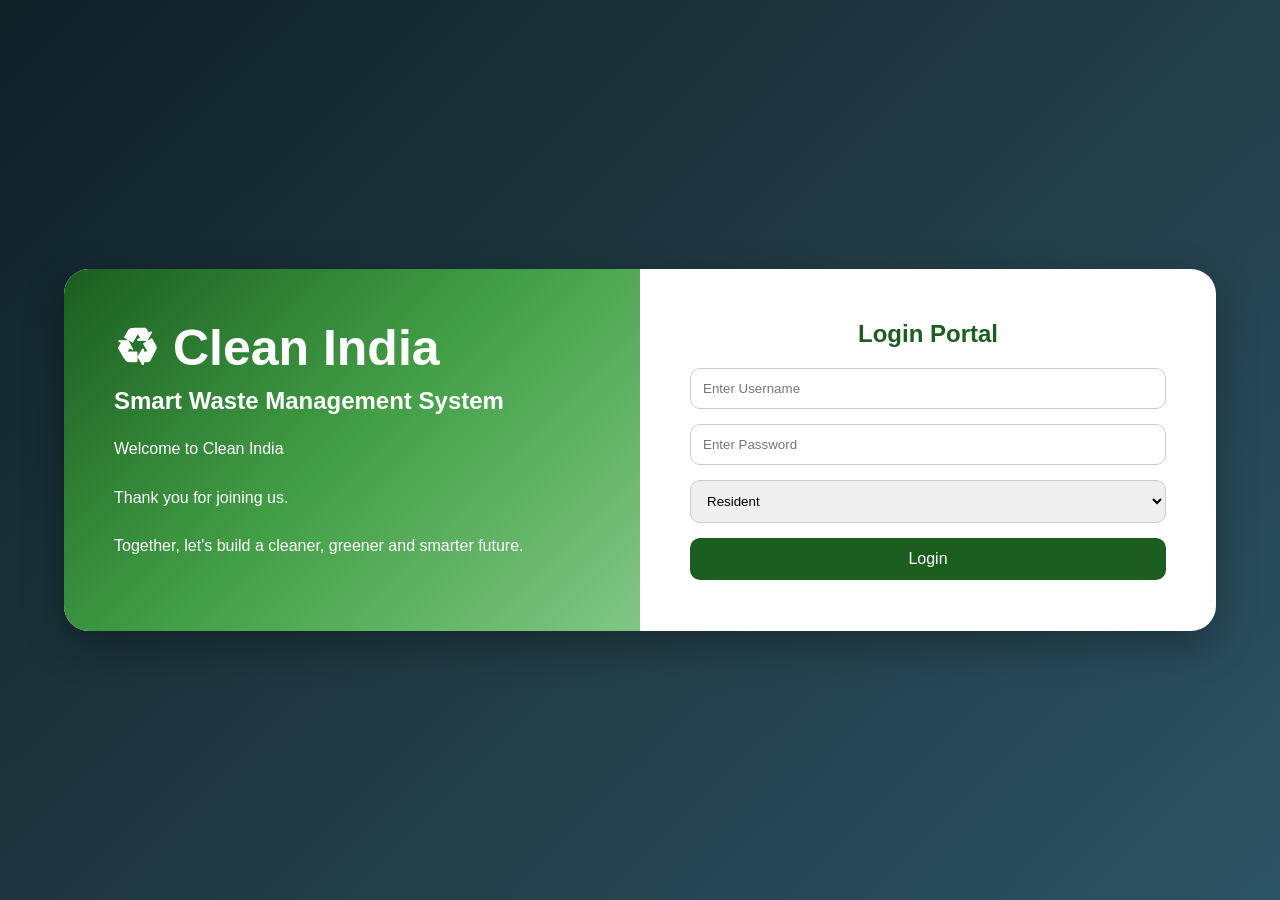
<file: login.html>
<!DOCTYPE html>
<html lang="en">

<head>
<meta charset="UTF-8">
<meta name="viewport" content="width=device-width, initial-scale=1.0">
<title>Clean India Login</title>

<style>

*{
margin:0;
padding:0;
box-sizing:border-box;
font-family:Segoe UI,sans-serif;
}

body{

height:100vh;

display:flex;
justify-content:center;
align-items:center;

background:linear-gradient(
135deg,
#0f2027,
#203a43,
#2c5364
);

}

.container{

width:90%;
max-width:1200px;

display:flex;

background:white;

border-radius:25px;

overflow:hidden;

box-shadow:0 15px 40px rgba(0,0,0,.3);

}

.welcome{

flex:1;

padding:50px;

color:white;

background:linear-gradient(
135deg,
#1b5e20,
#43a047,
#81c784
);

}

.welcome h1{

font-size:50px;

margin-bottom:10px;

}

.welcome h2{

margin-bottom:20px;

}

.welcome p{

line-height:1.8;

margin-bottom:20px;

}

.feature{

background:rgba(255,255,255,.2);

padding:15px;

margin-top:10px;

border-radius:10px;

}

.login-box{

flex:1;

padding:50px;

display:flex;

flex-direction:column;

justify-content:center;

}

.login-box h2{

text-align:center;

margin-bottom:20px;

color:#1b5e20;

}

input,
select{

width:100%;

padding:12px;

margin-bottom:15px;

border-radius:10px;

border:1px solid #ccc;

}

button{

width:100%;

padding:12px;

border:none;

border-radius:10px;

background:#1b5e20;

color:white;

font-size:16px;

cursor:pointer;

transition:.3s;

}

button:hover{

background:#2e7d32;

}

.credentials{

margin-top:20px;

padding:15px;

background:#f5f5f5;

border-radius:10px;

font-size:13px;

}

</style>

</head>

<body>

<div class="container">

<div class="welcome">

<h1>♻ Clean India</h1>

<h2>Smart Waste Management System</h2>

<p>
Welcome to Clean India
</p>

<p>
Thank you for joining us.
</p>

<p>
Together, let's build a cleaner,
greener and smarter future.
</p>

</div>

<div class="login-box">

<h2>Login Portal</h2>

<input
type="text"
id="username"
placeholder="Enter Username">

<input
type="password"
id="password"
placeholder="Enter Password">

<select id="role">

<option value="resident">
Resident
</option>

<option value="admin">
Admin
</option>

<option value="collector">
Collector
</option>

</select>

<button onclick="login()">
Login
</button>




<script>

function login(){

let username =
document.getElementById("username").value;

let password =
document.getElementById("password").value;

let role =
document.getElementById("role").value;


// ADMIN LOGIN

if(role === "admin"){

if(

(username === "Amar Patil" &&
password === "12345678")

||

(username === "Ravi Kumar" &&
password === "admin123")

){

window.location.href =
"admin.html";

}

else{

alert(
"Invalid Admin Credentials"
);

}

}


// COLLECTOR LOGIN

else if(role === "collector"){

if(

(username === "Suresh" &&
password === "collect123")

||

(username === "Mahesh" &&
password === "pickup123")

){

window.location.href =
"collector.html";

}

else{

alert(
"Invalid Collector Credentials"
);

}

}


// RESIDENT LOGIN

else{

if(

(username === "Rahul" &&
password === "user123")

||

(username === "Priya" &&
password === "resident123")

){

window.location.href =
"index.html";

}

else{

alert(
"Invalid Resident Credentials"
);

}

}

}

</script>

</body>
</html>
</file>
